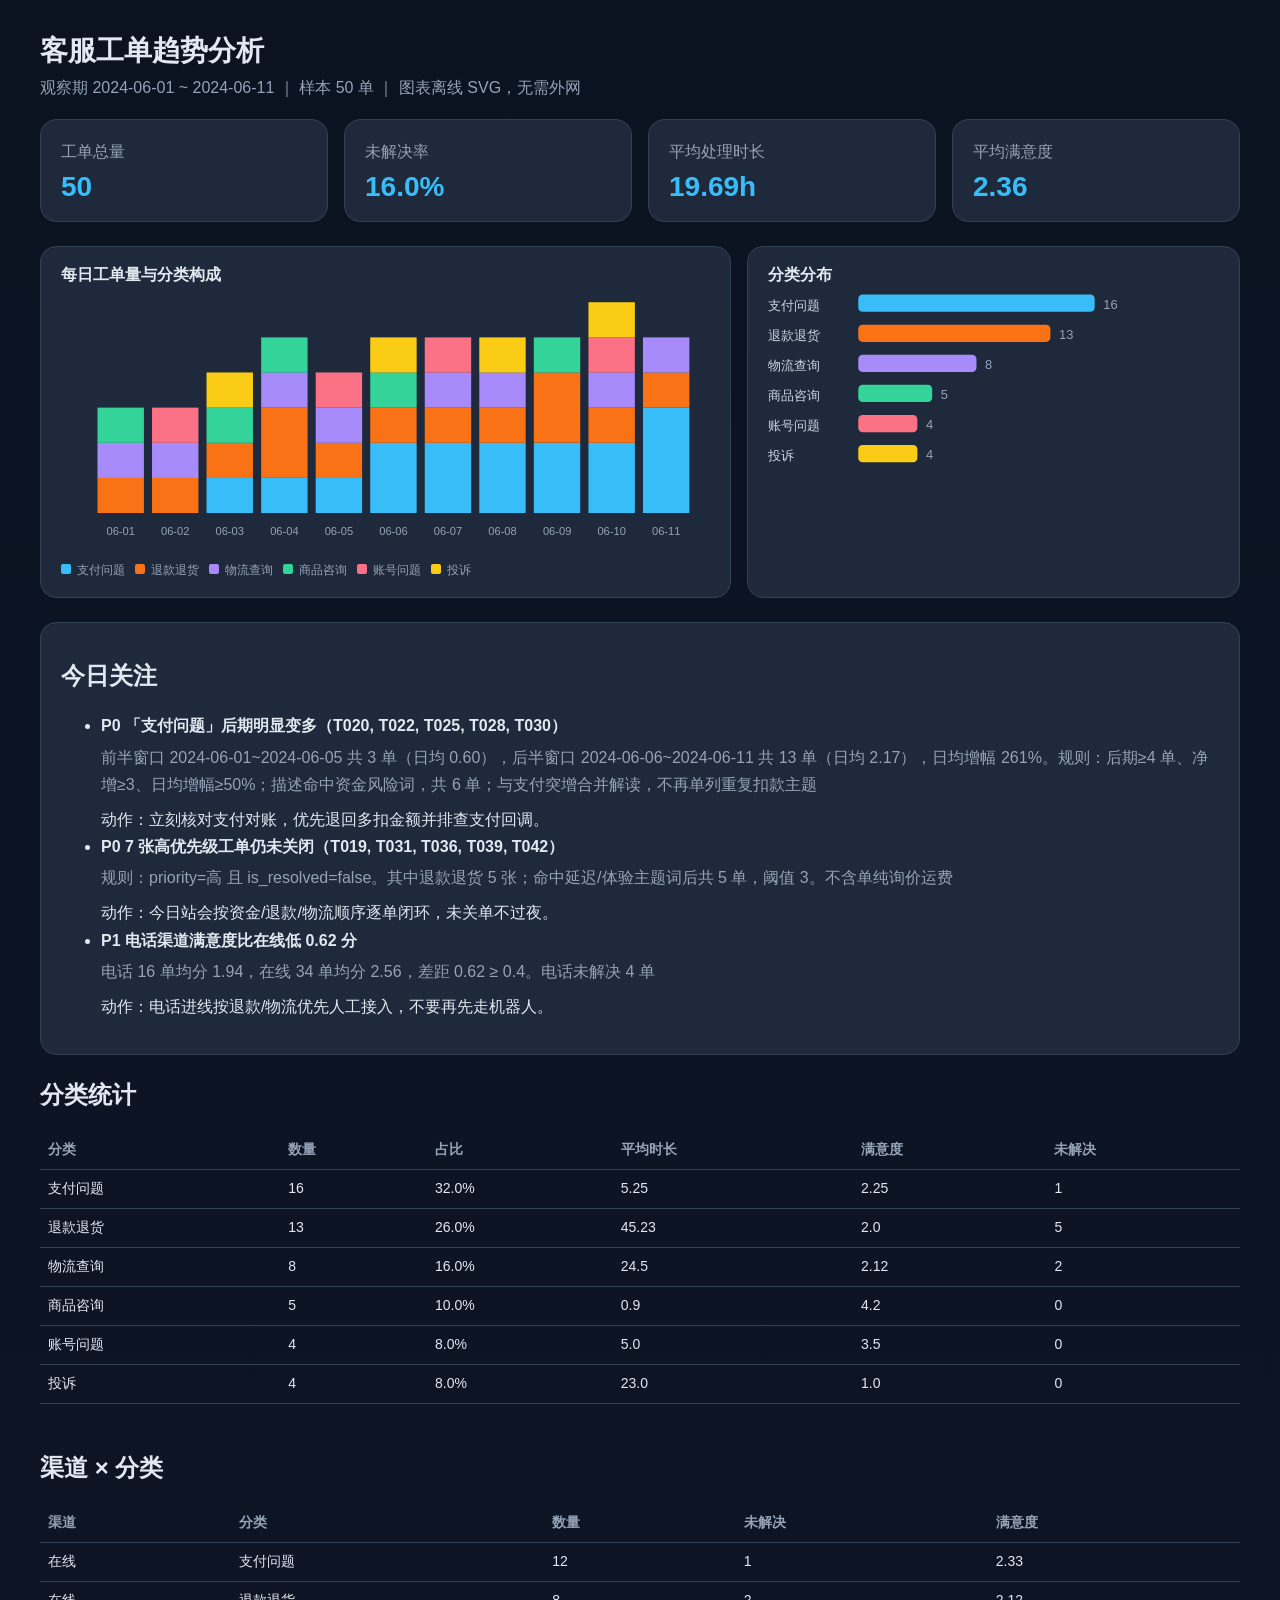
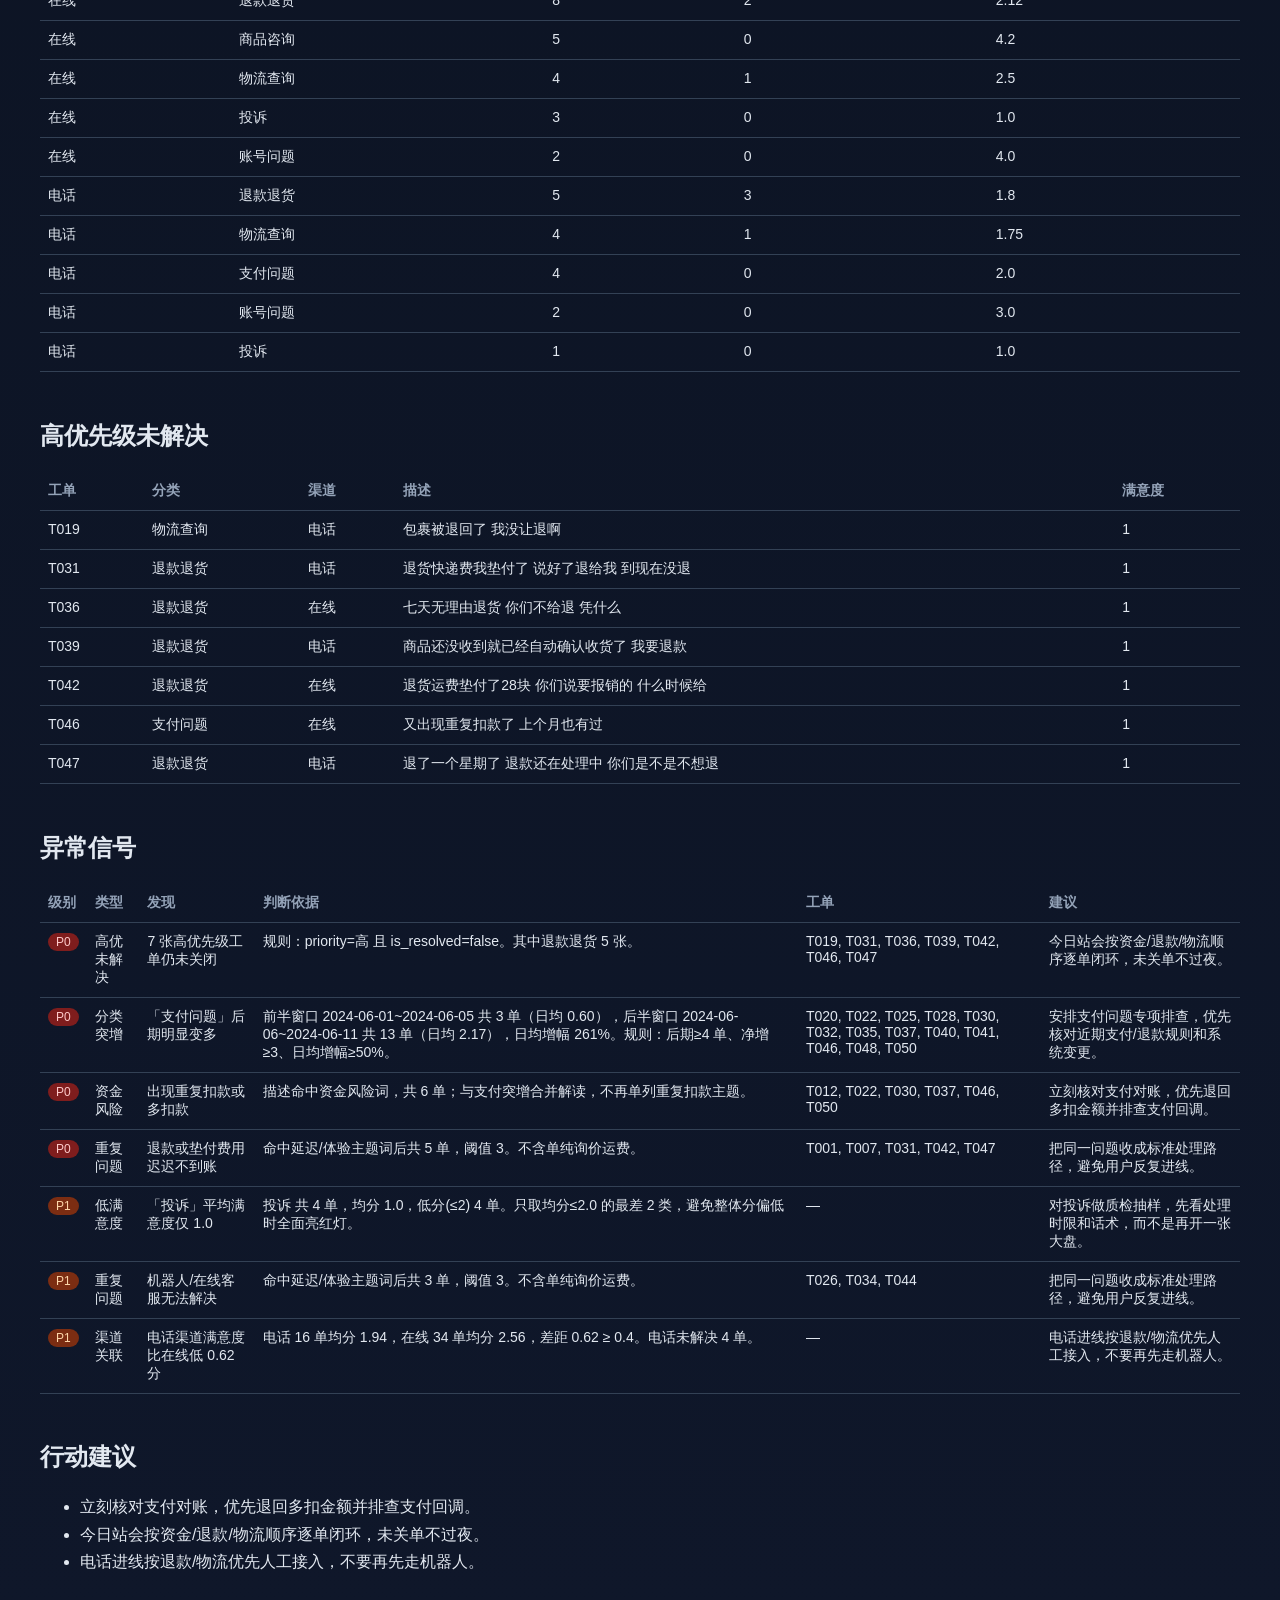
<file: xiaoduo/output/report.html>
<!DOCTYPE html>
<html lang="zh-CN">
<head>
  <meta charset="UTF-8" />
  <meta name="viewport" content="width=device-width, initial-scale=1" />
  <title>客服工单趋势分析</title>
  <style>
    :root {
      --card: #1e293b; --line: #334155; --text: #e2e8f0; --muted: #94a3b8; --accent: #38bdf8;
    }
    * { box-sizing: border-box; }
    body {
      margin: 0; font-family: "Segoe UI", "PingFang SC", sans-serif;
      background: linear-gradient(180deg, #0b1220, #0f172a); color: var(--text);
    }
    header { padding: 32px 40px 12px; }
    h1 { margin: 0 0 8px; font-size: 28px; }
    .sub { color: var(--muted); margin: 4px 0 8px; }
    .grid { display: grid; grid-template-columns: repeat(4, 1fr); gap: 16px; padding: 0 40px 24px; }
    .card { background: var(--card); border: 1px solid var(--line); border-radius: 16px; padding: 18px 20px; }
    .kpi { font-size: 28px; font-weight: 700; color: var(--accent); }
    .charts { display: grid; grid-template-columns: 1.4fr 1fr; gap: 16px; padding: 0 40px 24px; }
    section { padding: 0 40px 28px; }
    table { width: 100%; border-collapse: collapse; font-size: 14px; }
    th, td { border-bottom: 1px solid var(--line); padding: 10px 8px; text-align: left; vertical-align: top; }
    th { color: var(--muted); font-weight: 600; }
    .tag { padding: 2px 8px; border-radius: 999px; font-size: 12px; }
    .p0 { background: #7f1d1d; color: #fecaca; }
    .p1 { background: #7c2d12; color: #fed7aa; }
    ul { line-height: 1.7; }
    .chart { width: 100%; height: auto; }
    .legends { display: flex; flex-wrap: wrap; gap: 10px; margin-top: 8px; color: var(--muted); font-size: 12px; }
    .legend i { display: inline-block; width: 10px; height: 10px; border-radius: 2px; margin-right: 6px; }
    @media (max-width: 960px) {
      .grid, .charts { grid-template-columns: 1fr; }
      header, .grid, .charts, section { padding-left: 16px; padding-right: 16px; }
    }
  </style>
</head>
<body>
  <header>
    <h1>客服工单趋势分析</h1>
    <div class="sub">观察期 2024-06-01 ~ 2024-06-11 ｜ 样本 50 单 ｜ 图表离线 SVG，无需外网</div>
  </header>
  <div class="grid">
    <div class="card"><div class="sub">工单总量</div><div class="kpi">50</div></div>
    <div class="card"><div class="sub">未解决率</div><div class="kpi">16.0%</div></div>
    <div class="card"><div class="sub">平均处理时长</div><div class="kpi">19.69h</div></div>
    <div class="card"><div class="sub">平均满意度</div><div class="kpi">2.36</div></div>
  </div>
  <div class="charts">
    <div class="card"><b>每日工单量与分类构成</b><div id="dailyChart"><svg class="chart" viewBox="0 0 640 260" role="img" aria-label="每日工单量与分类构成"><rect x="36.0" y="189.3" width="45.8" height="34.7" fill="#f97316"><title>2024-06-01 退款退货 1</title></rect><rect x="36.0" y="154.7" width="45.8" height="34.7" fill="#a78bfa"><title>2024-06-01 物流查询 1</title></rect><rect x="36.0" y="120.0" width="45.8" height="34.7" fill="#34d399"><title>2024-06-01 商品咨询 1</title></rect><text x="58.9" y="246" text-anchor="middle" fill="#94a3b8" font-size="11">06-01</text><rect x="89.8" y="189.3" width="45.8" height="34.7" fill="#f97316"><title>2024-06-02 退款退货 1</title></rect><rect x="89.8" y="154.7" width="45.8" height="34.7" fill="#a78bfa"><title>2024-06-02 物流查询 1</title></rect><rect x="89.8" y="120.0" width="45.8" height="34.7" fill="#fb7185"><title>2024-06-02 账号问题 1</title></rect><text x="112.7" y="246" text-anchor="middle" fill="#94a3b8" font-size="11">06-02</text><rect x="143.6" y="189.3" width="45.8" height="34.7" fill="#38bdf8"><title>2024-06-03 支付问题 1</title></rect><rect x="143.6" y="154.7" width="45.8" height="34.7" fill="#f97316"><title>2024-06-03 退款退货 1</title></rect><rect x="143.6" y="120.0" width="45.8" height="34.7" fill="#34d399"><title>2024-06-03 商品咨询 1</title></rect><rect x="143.6" y="85.3" width="45.8" height="34.7" fill="#facc15"><title>2024-06-03 投诉 1</title></rect><text x="166.5" y="246" text-anchor="middle" fill="#94a3b8" font-size="11">06-03</text><rect x="197.5" y="189.3" width="45.8" height="34.7" fill="#38bdf8"><title>2024-06-04 支付问题 1</title></rect><rect x="197.5" y="120.0" width="45.8" height="69.3" fill="#f97316"><title>2024-06-04 退款退货 2</title></rect><rect x="197.5" y="85.3" width="45.8" height="34.7" fill="#a78bfa"><title>2024-06-04 物流查询 1</title></rect><rect x="197.5" y="50.7" width="45.8" height="34.7" fill="#34d399"><title>2024-06-04 商品咨询 1</title></rect><text x="220.4" y="246" text-anchor="middle" fill="#94a3b8" font-size="11">06-04</text><rect x="251.3" y="189.3" width="45.8" height="34.7" fill="#38bdf8"><title>2024-06-05 支付问题 1</title></rect><rect x="251.3" y="154.7" width="45.8" height="34.7" fill="#f97316"><title>2024-06-05 退款退货 1</title></rect><rect x="251.3" y="120.0" width="45.8" height="34.7" fill="#a78bfa"><title>2024-06-05 物流查询 1</title></rect><rect x="251.3" y="85.3" width="45.8" height="34.7" fill="#fb7185"><title>2024-06-05 账号问题 1</title></rect><text x="274.2" y="246" text-anchor="middle" fill="#94a3b8" font-size="11">06-05</text><rect x="305.1" y="154.7" width="45.8" height="69.3" fill="#38bdf8"><title>2024-06-06 支付问题 2</title></rect><rect x="305.1" y="120.0" width="45.8" height="34.7" fill="#f97316"><title>2024-06-06 退款退货 1</title></rect><rect x="305.1" y="85.3" width="45.8" height="34.7" fill="#34d399"><title>2024-06-06 商品咨询 1</title></rect><rect x="305.1" y="50.7" width="45.8" height="34.7" fill="#facc15"><title>2024-06-06 投诉 1</title></rect><text x="328.0" y="246" text-anchor="middle" fill="#94a3b8" font-size="11">06-06</text><rect x="358.9" y="154.7" width="45.8" height="69.3" fill="#38bdf8"><title>2024-06-07 支付问题 2</title></rect><rect x="358.9" y="120.0" width="45.8" height="34.7" fill="#f97316"><title>2024-06-07 退款退货 1</title></rect><rect x="358.9" y="85.3" width="45.8" height="34.7" fill="#a78bfa"><title>2024-06-07 物流查询 1</title></rect><rect x="358.9" y="50.7" width="45.8" height="34.7" fill="#fb7185"><title>2024-06-07 账号问题 1</title></rect><text x="381.8" y="246" text-anchor="middle" fill="#94a3b8" font-size="11">06-07</text><rect x="412.7" y="154.7" width="45.8" height="69.3" fill="#38bdf8"><title>2024-06-08 支付问题 2</title></rect><rect x="412.7" y="120.0" width="45.8" height="34.7" fill="#f97316"><title>2024-06-08 退款退货 1</title></rect><rect x="412.7" y="85.3" width="45.8" height="34.7" fill="#a78bfa"><title>2024-06-08 物流查询 1</title></rect><rect x="412.7" y="50.7" width="45.8" height="34.7" fill="#facc15"><title>2024-06-08 投诉 1</title></rect><text x="435.6" y="246" text-anchor="middle" fill="#94a3b8" font-size="11">06-08</text><rect x="466.5" y="154.7" width="45.8" height="69.3" fill="#38bdf8"><title>2024-06-09 支付问题 2</title></rect><rect x="466.5" y="85.3" width="45.8" height="69.3" fill="#f97316"><title>2024-06-09 退款退货 2</title></rect><rect x="466.5" y="50.7" width="45.8" height="34.7" fill="#34d399"><title>2024-06-09 商品咨询 1</title></rect><text x="489.5" y="246" text-anchor="middle" fill="#94a3b8" font-size="11">06-09</text><rect x="520.4" y="154.7" width="45.8" height="69.3" fill="#38bdf8"><title>2024-06-10 支付问题 2</title></rect><rect x="520.4" y="120.0" width="45.8" height="34.7" fill="#f97316"><title>2024-06-10 退款退货 1</title></rect><rect x="520.4" y="85.3" width="45.8" height="34.7" fill="#a78bfa"><title>2024-06-10 物流查询 1</title></rect><rect x="520.4" y="50.7" width="45.8" height="34.7" fill="#fb7185"><title>2024-06-10 账号问题 1</title></rect><rect x="520.4" y="16.0" width="45.8" height="34.7" fill="#facc15"><title>2024-06-10 投诉 1</title></rect><text x="543.3" y="246" text-anchor="middle" fill="#94a3b8" font-size="11">06-10</text><rect x="574.2" y="120.0" width="45.8" height="104.0" fill="#38bdf8"><title>2024-06-11 支付问题 3</title></rect><rect x="574.2" y="85.3" width="45.8" height="34.7" fill="#f97316"><title>2024-06-11 退款退货 1</title></rect><rect x="574.2" y="50.7" width="45.8" height="34.7" fill="#a78bfa"><title>2024-06-11 物流查询 1</title></rect><text x="597.1" y="246" text-anchor="middle" fill="#94a3b8" font-size="11">06-11</text></svg><div class="legends"><span class="legend"><i style="background:#38bdf8"></i>支付问题</span><span class="legend"><i style="background:#f97316"></i>退款退货</span><span class="legend"><i style="background:#a78bfa"></i>物流查询</span><span class="legend"><i style="background:#34d399"></i>商品咨询</span><span class="legend"><i style="background:#fb7185"></i>账号问题</span><span class="legend"><i style="background:#facc15"></i>投诉</span></div></div></div>
    <div class="card"><b>分类分布</b><div id="catChart"><svg class="chart" viewBox="0 0 420 192" role="img" aria-label="分类分布"><text x="0" y="22" fill="#cbd5e1" font-size="12">支付问题</text><rect x="84" y="8" width="220.0" height="16" rx="4" fill="#38bdf8"></rect><text x="312.0" y="21" fill="#94a3b8" font-size="12">16</text><text x="0" y="50" fill="#cbd5e1" font-size="12">退款退货</text><rect x="84" y="36" width="178.8" height="16" rx="4" fill="#f97316"></rect><text x="270.8" y="49" fill="#94a3b8" font-size="12">13</text><text x="0" y="78" fill="#cbd5e1" font-size="12">物流查询</text><rect x="84" y="64" width="110.0" height="16" rx="4" fill="#a78bfa"></rect><text x="202.0" y="77" fill="#94a3b8" font-size="12">8</text><text x="0" y="106" fill="#cbd5e1" font-size="12">商品咨询</text><rect x="84" y="92" width="68.8" height="16" rx="4" fill="#34d399"></rect><text x="160.8" y="105" fill="#94a3b8" font-size="12">5</text><text x="0" y="134" fill="#cbd5e1" font-size="12">账号问题</text><rect x="84" y="120" width="55.0" height="16" rx="4" fill="#fb7185"></rect><text x="147.0" y="133" fill="#94a3b8" font-size="12">4</text><text x="0" y="162" fill="#cbd5e1" font-size="12">投诉</text><rect x="84" y="148" width="55.0" height="16" rx="4" fill="#facc15"></rect><text x="147.0" y="161" fill="#94a3b8" font-size="12">4</text></svg></div></div>
  </div>
  <section class="card" style="margin: 0 40px 24px;">
    <h2>今日关注</h2>
    <ul><li><strong>P0 「支付问题」后期明显变多（T020, T022, T025, T028, T030）</strong><div class='sub'>前半窗口 2024-06-01~2024-06-05 共 3 单（日均 0.60），后半窗口 2024-06-06~2024-06-11 共 13 单（日均 2.17），日均增幅 261%。规则：后期≥4 单、净增≥3、日均增幅≥50%；描述命中资金风险词，共 6 单；与支付突增合并解读，不再单列重复扣款主题</div><div>动作：立刻核对支付对账，优先退回多扣金额并排查支付回调。</div></li><li><strong>P0 7 张高优先级工单仍未关闭（T019, T031, T036, T039, T042）</strong><div class='sub'>规则：priority=高 且 is_resolved=false。其中退款退货 5 张；命中延迟/体验主题词后共 5 单，阈值 3。不含单纯询价运费</div><div>动作：今日站会按资金/退款/物流顺序逐单闭环，未关单不过夜。</div></li><li><strong>P1 电话渠道满意度比在线低 0.62 分</strong><div class='sub'>电话 16 单均分 1.94，在线 34 单均分 2.56，差距 0.62 ≥ 0.4。电话未解决 4 单</div><div>动作：电话进线按退款/物流优先人工接入，不要再先走机器人。</div></li></ul>
  </section>
  <section>
    <h2>分类统计</h2>
    <table>
      <thead><tr><th>分类</th><th>数量</th><th>占比</th><th>平均时长</th><th>满意度</th><th>未解决</th></tr></thead>
      <tbody><tr><td>支付问题</td><td>16</td><td>32.0%</td><td>5.25</td><td>2.25</td><td>1</td></tr><tr><td>退款退货</td><td>13</td><td>26.0%</td><td>45.23</td><td>2.0</td><td>5</td></tr><tr><td>物流查询</td><td>8</td><td>16.0%</td><td>24.5</td><td>2.12</td><td>2</td></tr><tr><td>商品咨询</td><td>5</td><td>10.0%</td><td>0.9</td><td>4.2</td><td>0</td></tr><tr><td>账号问题</td><td>4</td><td>8.0%</td><td>5.0</td><td>3.5</td><td>0</td></tr><tr><td>投诉</td><td>4</td><td>8.0%</td><td>23.0</td><td>1.0</td><td>0</td></tr></tbody>
    </table>
  </section>
  <section>
    <h2>渠道 × 分类</h2>
    <table>
      <thead><tr><th>渠道</th><th>分类</th><th>数量</th><th>未解决</th><th>满意度</th></tr></thead>
      <tbody><tr><td>在线</td><td>支付问题</td><td>12</td><td>1</td><td>2.33</td></tr><tr><td>在线</td><td>退款退货</td><td>8</td><td>2</td><td>2.12</td></tr><tr><td>在线</td><td>商品咨询</td><td>5</td><td>0</td><td>4.2</td></tr><tr><td>在线</td><td>物流查询</td><td>4</td><td>1</td><td>2.5</td></tr><tr><td>在线</td><td>投诉</td><td>3</td><td>0</td><td>1.0</td></tr><tr><td>在线</td><td>账号问题</td><td>2</td><td>0</td><td>4.0</td></tr><tr><td>电话</td><td>退款退货</td><td>5</td><td>3</td><td>1.8</td></tr><tr><td>电话</td><td>物流查询</td><td>4</td><td>1</td><td>1.75</td></tr><tr><td>电话</td><td>支付问题</td><td>4</td><td>0</td><td>2.0</td></tr><tr><td>电话</td><td>账号问题</td><td>2</td><td>0</td><td>3.0</td></tr><tr><td>电话</td><td>投诉</td><td>1</td><td>0</td><td>1.0</td></tr></tbody>
    </table>
  </section>
  <section>
    <h2>高优先级未解决</h2>
    <table>
      <thead><tr><th>工单</th><th>分类</th><th>渠道</th><th>描述</th><th>满意度</th></tr></thead>
      <tbody><tr><td>T019</td><td>物流查询</td><td>电话</td><td>包裹被退回了 我没让退啊</td><td>1</td></tr><tr><td>T031</td><td>退款退货</td><td>电话</td><td>退货快递费我垫付了 说好了退给我 到现在没退</td><td>1</td></tr><tr><td>T036</td><td>退款退货</td><td>在线</td><td>七天无理由退货 你们不给退 凭什么</td><td>1</td></tr><tr><td>T039</td><td>退款退货</td><td>电话</td><td>商品还没收到就已经自动确认收货了 我要退款</td><td>1</td></tr><tr><td>T042</td><td>退款退货</td><td>在线</td><td>退货运费垫付了28块 你们说要报销的 什么时候给</td><td>1</td></tr><tr><td>T046</td><td>支付问题</td><td>在线</td><td>又出现重复扣款了 上个月也有过</td><td>1</td></tr><tr><td>T047</td><td>退款退货</td><td>电话</td><td>退了一个星期了 退款还在处理中 你们是不是不想退</td><td>1</td></tr></tbody>
    </table>
  </section>
  <section>
    <h2>异常信号</h2>
    <table>
      <thead><tr><th>级别</th><th>类型</th><th>发现</th><th>判断依据</th><th>工单</th><th>建议</th></tr></thead>
      <tbody><tr><td><span class='tag p0'>P0</span></td><td>高优未解决</td><td>7 张高优先级工单仍未关闭</td><td>规则：priority=高 且 is_resolved=false。其中退款退货 5 张。</td><td>T019, T031, T036, T039, T042, T046, T047</td><td>今日站会按资金/退款/物流顺序逐单闭环，未关单不过夜。</td></tr><tr><td><span class='tag p0'>P0</span></td><td>分类突增</td><td>「支付问题」后期明显变多</td><td>前半窗口 2024-06-01~2024-06-05 共 3 单（日均 0.60），后半窗口 2024-06-06~2024-06-11 共 13 单（日均 2.17），日均增幅 261%。规则：后期≥4 单、净增≥3、日均增幅≥50%。</td><td>T020, T022, T025, T028, T030, T032, T035, T037, T040, T041, T046, T048, T050</td><td>安排支付问题专项排查，优先核对近期支付/退款规则和系统变更。</td></tr><tr><td><span class='tag p0'>P0</span></td><td>资金风险</td><td>出现重复扣款或多扣款</td><td>描述命中资金风险词，共 6 单；与支付突增合并解读，不再单列重复扣款主题。</td><td>T012, T022, T030, T037, T046, T050</td><td>立刻核对支付对账，优先退回多扣金额并排查支付回调。</td></tr><tr><td><span class='tag p0'>P0</span></td><td>重复问题</td><td>退款或垫付费用迟迟不到账</td><td>命中延迟/体验主题词后共 5 单，阈值 3。不含单纯询价运费。</td><td>T001, T007, T031, T042, T047</td><td>把同一问题收成标准处理路径，避免用户反复进线。</td></tr><tr><td><span class='tag p1'>P1</span></td><td>低满意度</td><td>「投诉」平均满意度仅 1.0</td><td>投诉 共 4 单，均分 1.0，低分(≤2) 4 单。只取均分≤2.0 的最差 2 类，避免整体分偏低时全面亮红灯。</td><td>—</td><td>对投诉做质检抽样，先看处理时限和话术，而不是再开一张大盘。</td></tr><tr><td><span class='tag p1'>P1</span></td><td>重复问题</td><td>机器人/在线客服无法解决</td><td>命中延迟/体验主题词后共 3 单，阈值 3。不含单纯询价运费。</td><td>T026, T034, T044</td><td>把同一问题收成标准处理路径，避免用户反复进线。</td></tr><tr><td><span class='tag p1'>P1</span></td><td>渠道关联</td><td>电话渠道满意度比在线低 0.62 分</td><td>电话 16 单均分 1.94，在线 34 单均分 2.56，差距 0.62 ≥ 0.4。电话未解决 4 单。</td><td>—</td><td>电话进线按退款/物流优先人工接入，不要再先走机器人。</td></tr></tbody>
    </table>
  </section>
  <section>
    <h2>行动建议</h2>
    <ul><li>立刻核对支付对账，优先退回多扣金额并排查支付回调。</li><li>今日站会按资金/退款/物流顺序逐单闭环，未关单不过夜。</li><li>电话进线按退款/物流优先人工接入，不要再先走机器人。</li></ul>
  </section>
</body>
</html>
</file>
